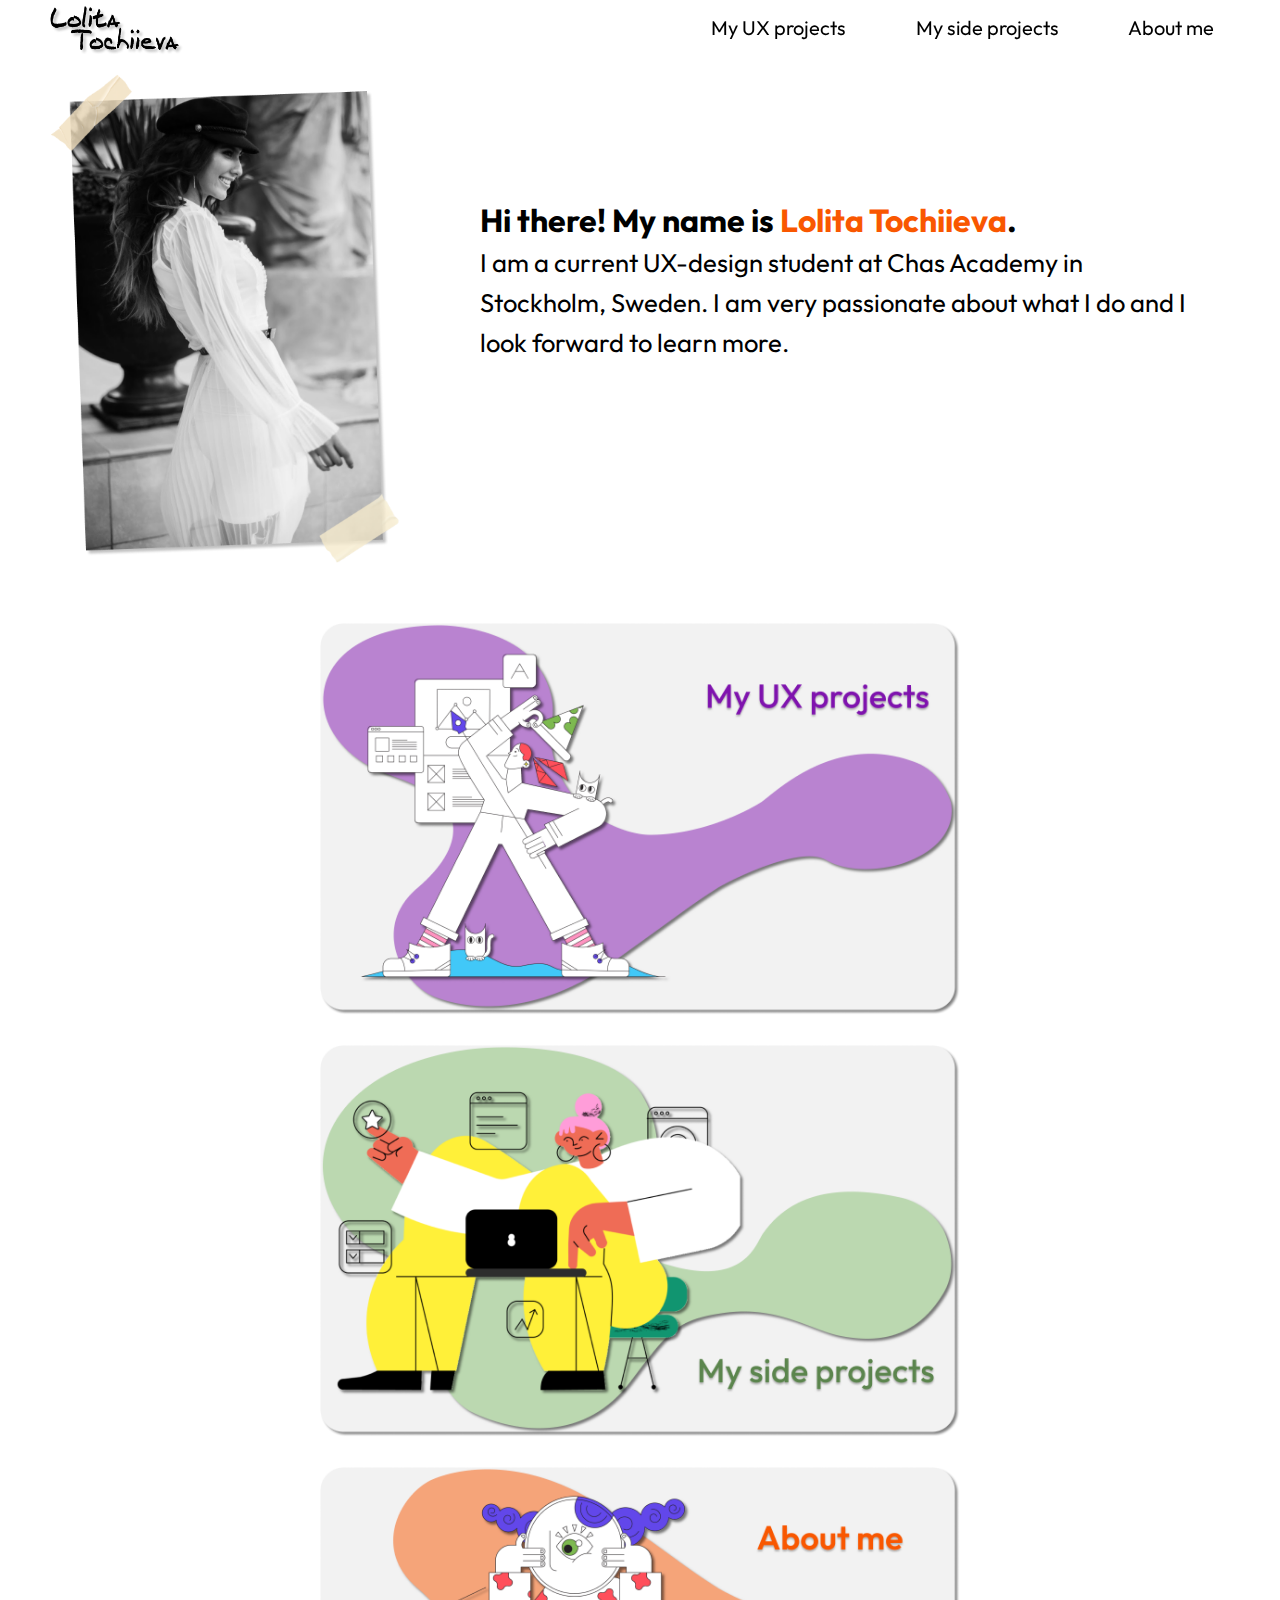
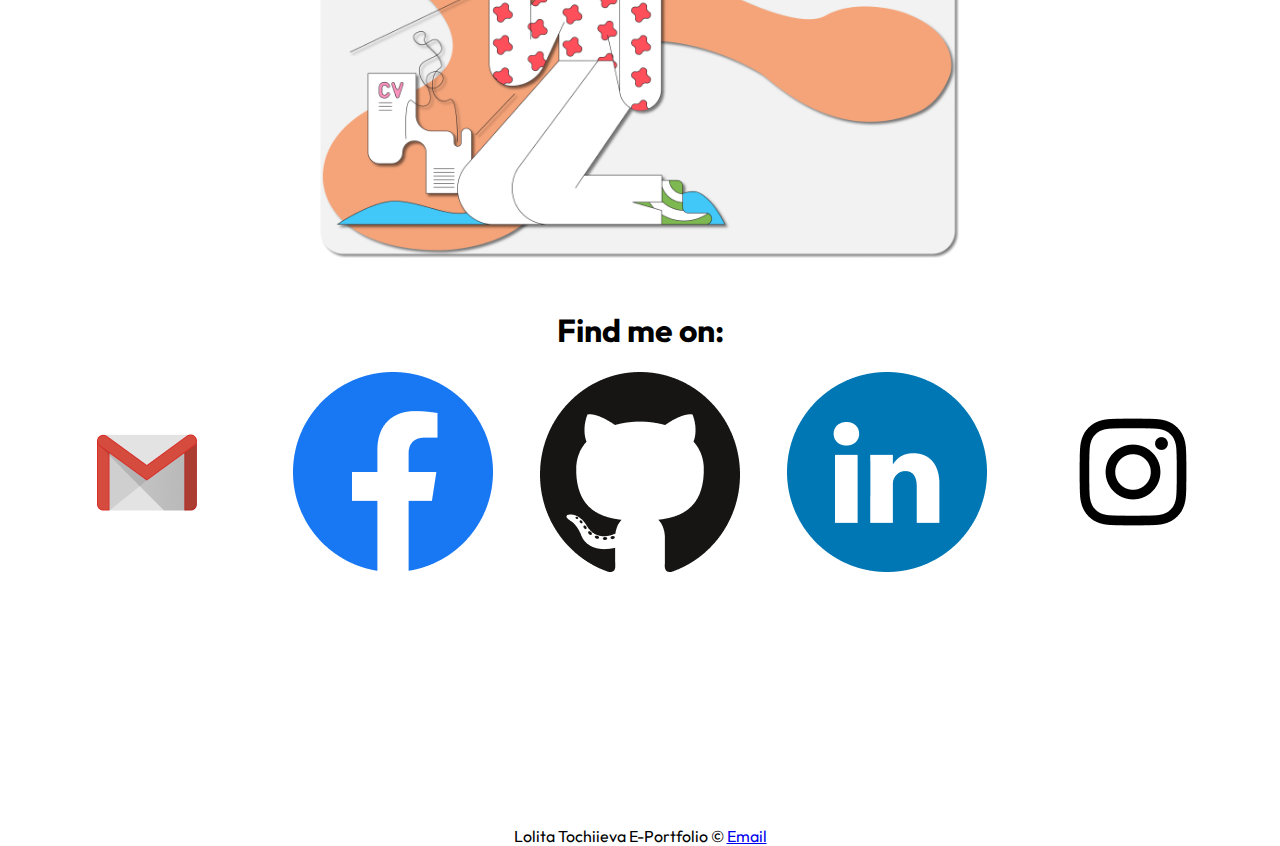
<file: index.html>
<!DOCTYPE html>
<html lang="en">
  <head>
    <meta charset="UTF-8" />
    <meta http-equiv="X-UA-Compatible" content="IE=edge" />
    <meta name="viewport" content="width=device-width, initial-scale=1.0" />

    <!-- Fontawesome icon CDN -->
    <link
      rel="stylesheet"
      href="https://cdnjs.cloudflare.com/ajax/libs/font-awesome/4.7.0/css/font-awesome.min.css"
    />
    <!-- Link to stylesheet-->
    <link rel="stylesheet" href="./style.css" />
    <title>Portfolio Lolka</title>
  </head>
  <body>
    <!-- Navigation bar with Logo and Links -->
    <nav class="desktopNav">
      <a href="index.html">
        <img
          id="Lolita_Tochiieva_Logo"
          src="img/Lolkas Logo.png"
          alt="MyLogo"
        />
      </a>

      <!-- Grouped right nav to easier style-->
      <div class="rightNav">
        <a id="my_ux_projects" href="UXprojects.html">My UX projects</a>
        <a id="my_side_projects" href="SideProjects.html">My side projects</a>
        <a id="about_me" href="AboutMe.html">About me</a>
      </div>
    </nav>

    <!-- Phone Navigation bar-->
    <nav class="phoneNav">
      <div class="logo_phone">
        <a href="index.html">
          <img
            id="Lolita_Tochiieva_Logo"
            src="img/Lolkas Logo.png"
            alt="MyLogo"
          />
        </a>
      </div>

      <!-- Mobile Links, toggleable through Javascript on phone browser -->
      <div class="mobile_links">
        <a href="UXprojects.html">My UX projects</a>
        <a href="SideProjects.html">My side projects</a>
        <a href="AboutMe.html">About me</a>
      </div>
      <!-- Fontawesome burger menu icon to not take so much space on phone navbar-->
      <a id="meny" href="javascript:void(0);" onclick="phoneMenu()">
        <i class="fa fa-bars"></i>
      </a>
    </nav>
    <!-- Header with image and a describing title and subtitle 
         Using Span to mark the subtitle -->
    <header>
      <img id="me" src="./img/LolkaTape.png" alt="My image" />
      <h1>
        Hi there! My name is <span class="orangeName"> Lolita Tochiieva</span>.
        <br />
        <span id="headerP"
          >I am a current UX-design student at Chas Academy in Stockholm,
          Sweden. I am very passionate about what I do and I look forward to
          learn more.</span
        >
      </h1>
    </header>

    <!-- Main Section-->
    <main>
      
      <div class="Choises">
        <div class="UXNav">
          <a href="UXprojects.html">
            <img id="LolkasUX" src="./img/Photo+vector.png" alt="My UX" />
          </a>
        </div>
        <div class="SideNav">
          <a href="SideProjects.html">
            <img
              id="LolkasSide"
              src="./img/MySideProjPhoto+vector.png"
              alt="Side projects"
            />
          </a>
        </div>
        <div class="AboutNav">
          <a href="AboutMe.html">
            <img
              id="AboutLolka"
              src="./img/AboutMePhoto+vector.png"
              alt="About me"
            />
          </a>
        </div>
      </div>

      <!-- Social media Icons, linking to generic website -->
      <article class="social_media">
        <h1>Find me on:</h1>
        <div class="icons">
          <div class="gmail">
            <a href="mailto:alol5569@gmail.com">
              <img src="img/gmail.png" alt="" />
            </a>
          </div>
          <div class="fb">
            <a href="https://www.facebook.com/lola.daryushina/">
              <img src="img/fb.png" alt="" />
            </a>
          </div>
          <div class="git">
            <a href="https://github.com/Lolka69">
              <img src="img/git.png" alt="" />
            </a>
          </div>
          <div class="linkedin">
            <a href="https://www.linkedin.com/in/lolita-tochiieva-649312226/">
              <img src="img/linked.png" alt="" />
            </a>
          </div>
          <div class="ig">
            <a href="https://www.instagram.com/lolaaaa_69/">
              <img src="img/ig.png" alt="" />
            </a>
          </div>
        </div>
      </article>
    </main>
    <footer>
      Lolita Tochiieva E-Portfolio &copy;
      <a href="mailto:alol5569@gmail.com">Email</a>
    </footer>
    <script src="js/index.js"></script>
  </body>
</html>
</file>
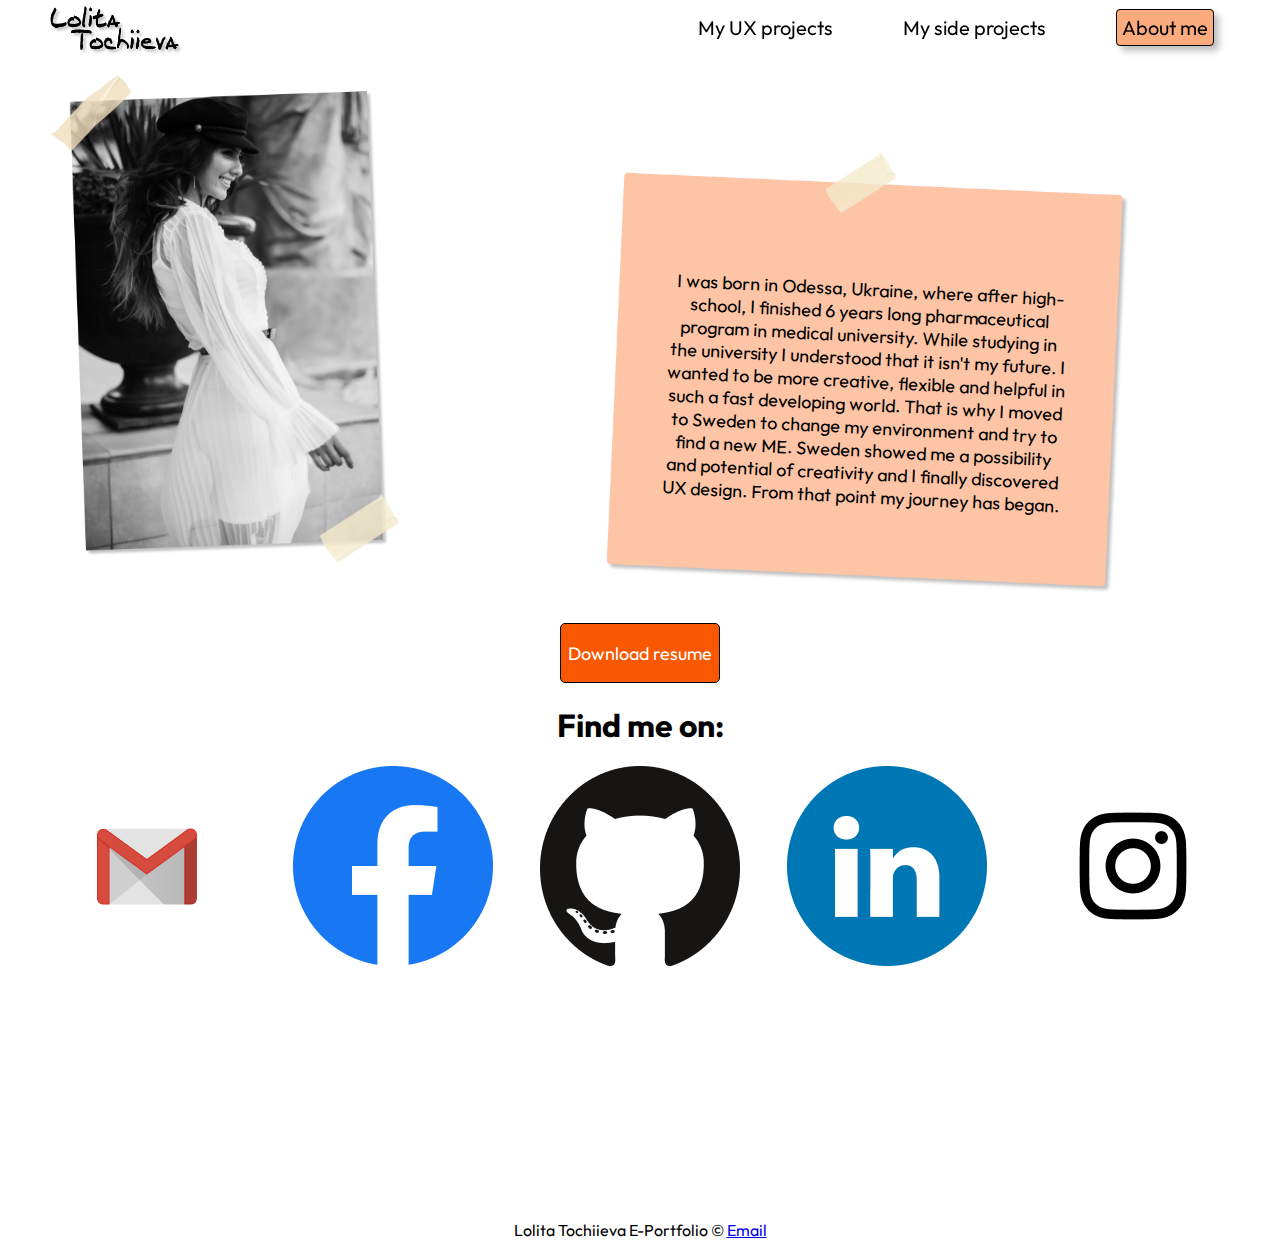
<file: AboutMe.html>
<!DOCTYPE html>
<html lang="en">
  <head>
    <meta charset="UTF-8" />
    <meta http-equiv="X-UA-Compatible" content="IE=edge" />
    <meta name="viewport" content="width=device-width, initial-scale=1.0" />
    <link rel="stylesheet" href="./style.css" />
    <!-- Fontawesome icon CDN -->
    <link rel="stylesheet" href="https://cdnjs.cloudflare.com/ajax/libs/font-awesome/4.7.0/css/font-awesome.min.css">
    <title>About Me</title>
  </head>
  <body>
    <!-- Desktop Navigation Bar -->
    <nav class="desktopNav">
      <a href="index.html">
        <img
          id="Lolita_Tochiieva_Logo"
          src="img/Lolkas Logo.png"
          alt="MyLogo"
        />
      </a>
      <!-- Grouped right nav to easier style-->
      <div class="rightNav">
        <a id="my_ux_projects" href="UXprojects.html">My UX projects</a>
        <a id="my_side_projects" href="SideProjects.html">My side projects</a>
        <a id="about_me_highlight" href="AboutMe.html">About me</a>
      </div>
    </nav>
    <!-- Phone Navigation bar-->
    <nav class="phoneNav">
      <div class="logo_phone">
        <a href="index.html">
          <img
            id="Lolita_Tochiieva_Logo"
            src="img/Lolkas Logo.png"
            alt="MyLogo"
          />
        </a>
      </div>
      <!-- Mobile Links, toggleable through Javascript on phone browser -->
      <div class="mobile_links">
        <a href="UXprojects.html">My UX projects</a>
        <a href="SideProjects.html">My side projects</a>
        <a href="AboutMe.html">About me</a>
      </div>
      <!-- Fontawesome burger menu icon to not take so much space on phone navbar-->
      <a id="meny" href="javascript:void(0);" onclick="phoneMenu()">
        <i class="fa fa-bars"></i>
      </a>
    </nav>

    <!-- Header -->
    <header>
      <img id="me" src="./img/LolkaTape.png" alt="My image" />

      <!-- Div classes to have text over image due to requirements of "webbriktlinier" 
        to have text seperately from image so screen reader can read the text -->
      <div class="infoContainer">
        <img id="infoPic" src="img/OrangePaper.png" alt="Orange note" />
        <p class="centerText">
          I was born in Odessa, Ukraine, where after high-school, I finished 6
          years long pharmaceutical program in medical university. While
          studying in the university I understood that it isn't my future. I
          wanted to be more creative, flexible and helpful in such a fast
          developing world. That is why I moved to Sweden to change my
          environment and try to find a new ME. Sweden showed me a possibility
          and potential of creativity and I finally discovered UX design. From
          that point my journey has began.
        </p>
      </div>
    </header>

    <!-- Main Section -->
    <main>
      <!-- Anchor tag with button to download resume -->
      <a id="pdfAnchor" href="./assets/Lolita_Tochiieva_CV.pdf" target="_blank">
        <button class="PDFFile" type="submit">Download resume</button>
      </a>

      <!-- Social media Icons, linking to generic website -->
      <article class="social_media">
        <h1>Find me on:</h1>
        <div class="icons">
          <div class="gmail">
            <a href="mailto:alol5569@gmail.com">
              <img src="img/gmail.png" alt="" />
            </a>
          </div>
          <div class="fb">
            <a href="https://www.facebook.com/lola.daryushina/">
              <img src="img/fb.png" alt="" />
            </a>
          </div>
          <div class="git">
            <a href="https://github.com/Lolka69">
              <img src="img/git.png" alt="" />
            </a>
          </div>
          <div class="linkedin">
            <a href="https://www.linkedin.com/in/lolita-tochiieva-649312226/">
              <img src="img/linked.png" alt="" />
            </a>
          </div>
          <div class="ig">
            <a href="https://www.instagram.com/lolaaaa_69/">
              <img src="img/ig.png" alt="" />
            </a>
          </div>
        </div>
      </article>
    </main>
    <footer>
      Lolita Tochiieva E-Portfolio &copy;
      <a href="mailto:alol5569@gmail.com">Email</a>
    </footer>
    <script src="js/index.js"></script>
  </body>
</html>
</file>
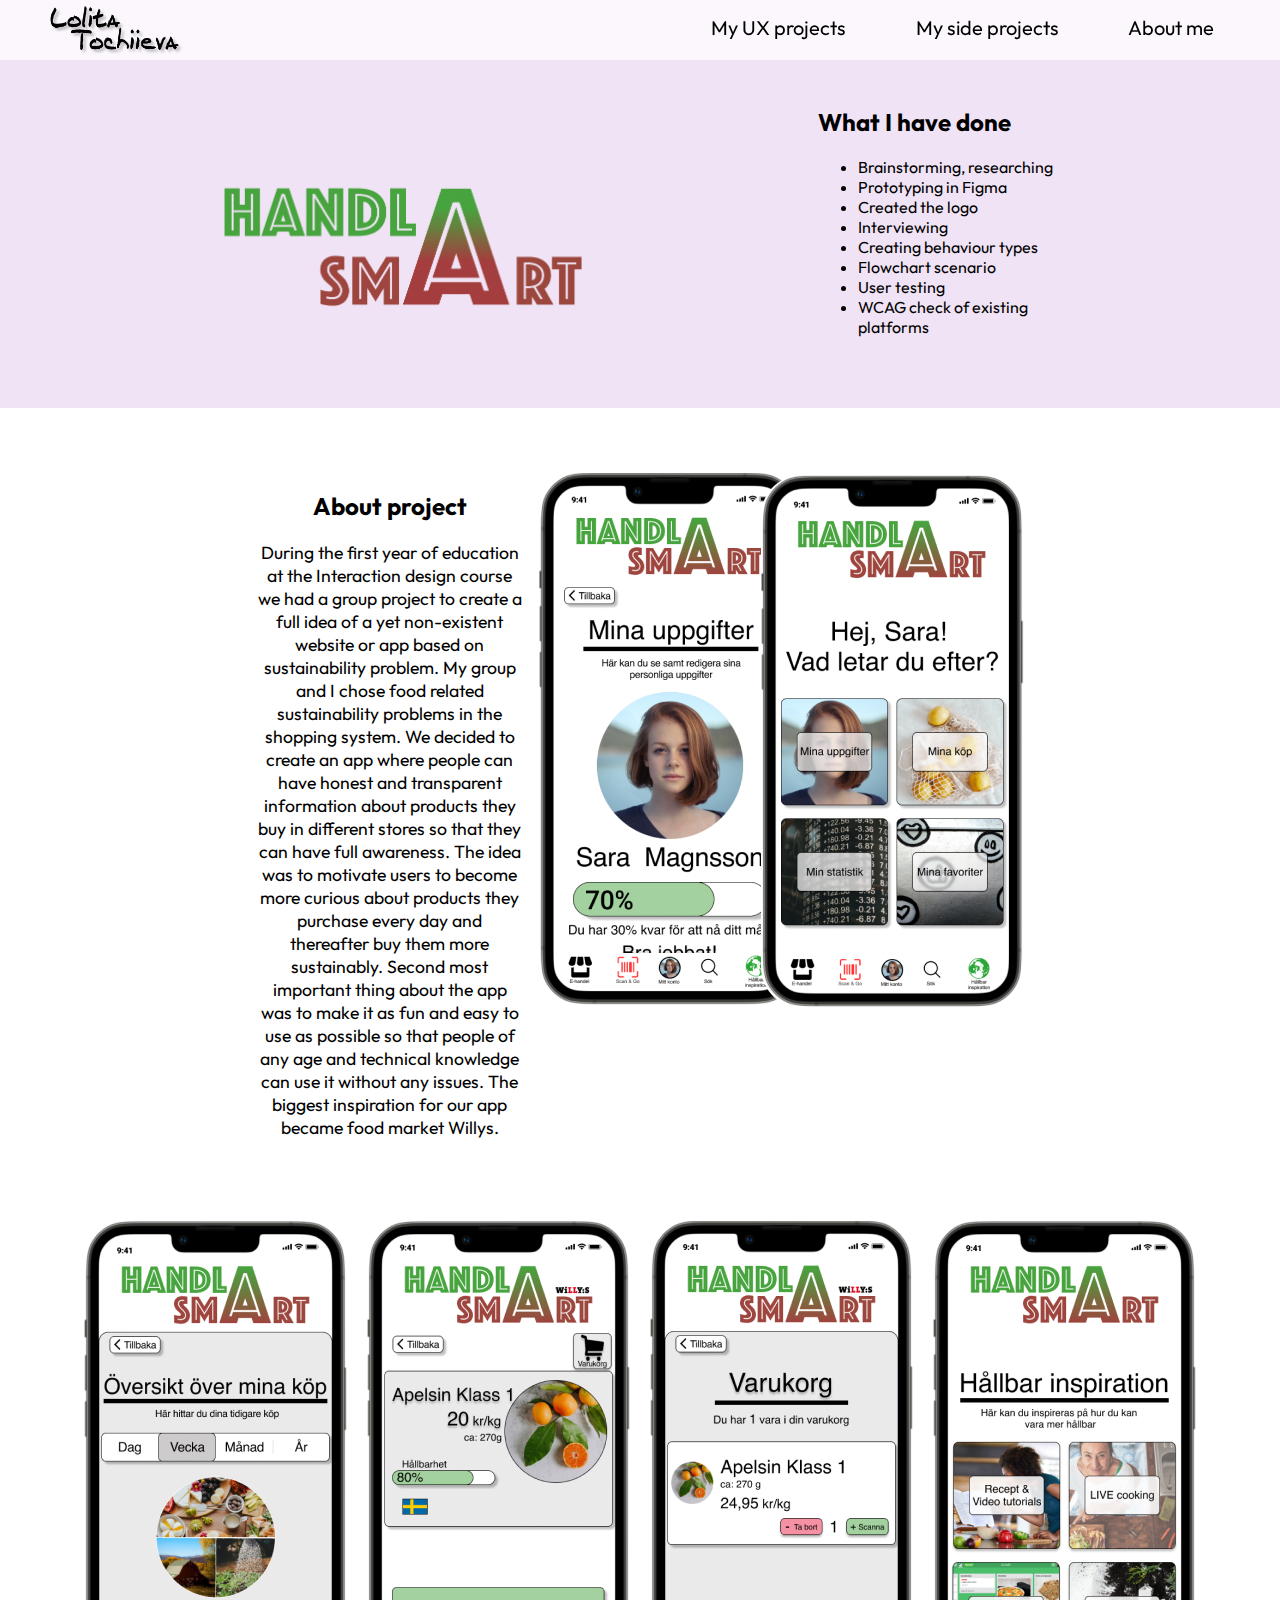
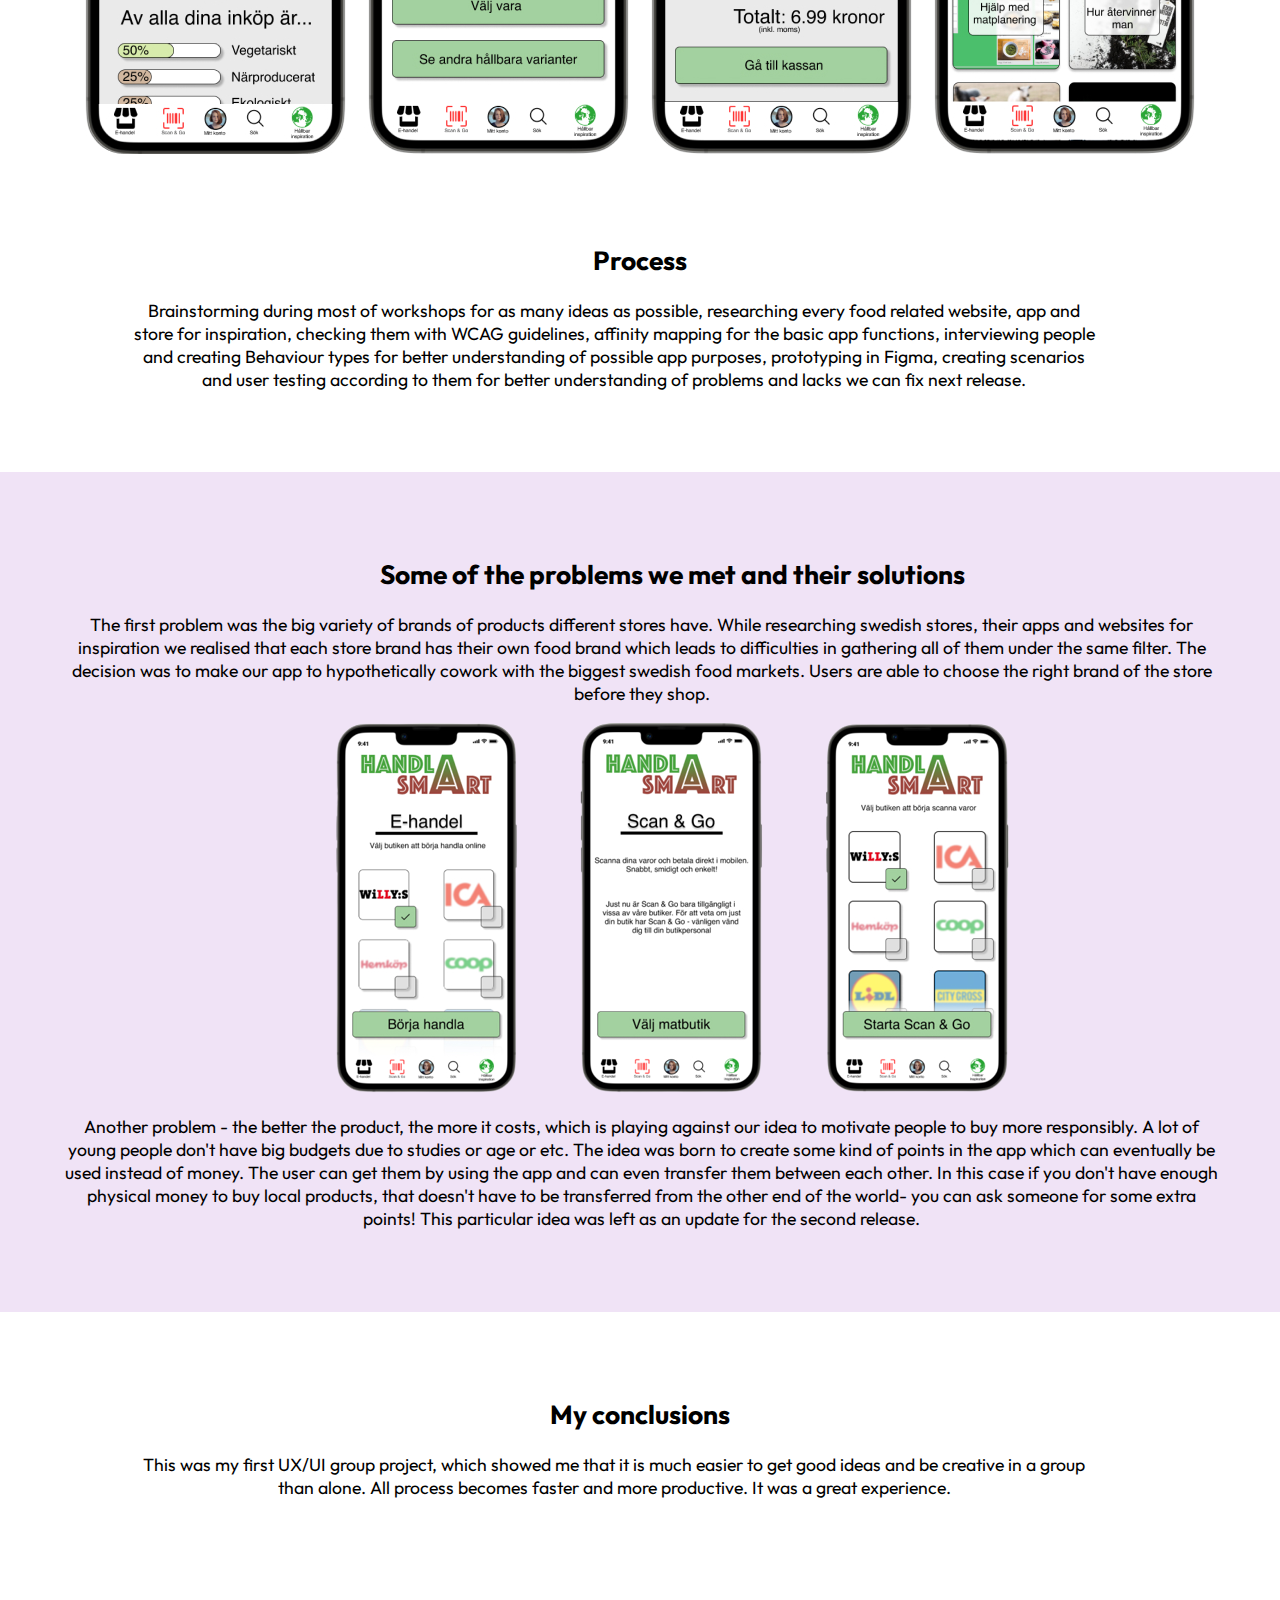
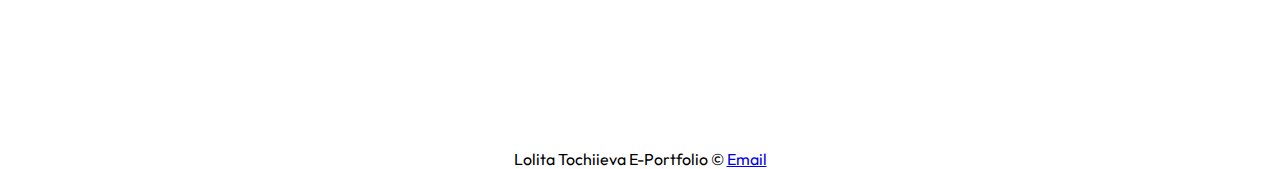
<file: HandlaSmart.html>
<!DOCTYPE html>
<html lang="en">
  <head>
    <meta charset="UTF-8" />
    <meta http-equiv="X-UA-Compatible" content="IE=edge" />
    <meta name="viewport" content="width=device-width, initial-scale=1.0" />
    <link rel="stylesheet" href="./style.css" />
    <title>Handla Smart</title>
  </head>
  <body>
    <!-- Navigation bar with Logo and Links -->
    <nav class="desktopNav">
      <a href="index.html">
        <img
          id="Lolita_Tochiieva_Logo"
          src="img/Lolkas Logo.png"
          alt="MyLogo"
        />
      </a>
      <div class="rightNav">
        <a id="my_ux_projects" href="UXprojects.html">My UX projects</a>
        <a id="my_side_projects" href="SideProjects.html">My side projects</a>
        <a id="about_me" href="AboutMe.html">About me</a>
      </div>
    </nav>

    <!-- Phone Navigation bar-->
    <nav class="phoneNav">
      <div class="logo_phone">
        <a href="index.html">
          <img
            id="Lolita_Tochiieva_Logo"
            src="img/Lolkas Logo.png"
            alt="MyLogo"
          />
        </a>
      </div>
      <div class="mobile_links">
        <a href="UXprojects.html">My UX projects</a>
        <a href="SideProjects.html">My side projects</a>
        <a href="AboutMe.html">About me</a>
      </div>
      <a id="meny" href="javascript:void(0);" onclick="phoneMenu()">Menu</a>
    </nav>
    <header id="handlasmartHeader">
      <img src="img/HANDLA_SMART-removebg-preview.png" alt="">
      <div>
          <h2>What I have done</h2>
          <ul>
            <li>Brainstorming, researching</li>
            <li>Prototyping in Figma</li>
            <li>Created the logo</li>
            <li>Interviewing</li>
            <li>Creating behaviour types</li>
            <li>Flowchart scenario</li>
            <li>User testing</li>
            <li>WCAG check of existing platforms</li>
          </ul>
      </div>
    </header>
    <main>
      <!--Första grupp DIV-->
      <div class="first_project_div">

      <!--About-->
      <div id="about_project">
        <h2>About project</h2>
        <p>

          During the first year of education at the Interaction design course we had a group project to create a full idea of a yet non-existent website or app based on sustainability problem.
          My group and I chose food related sustainability problems in the shopping system. 
          We decided to create an app where people can have honest and transparent information about products they buy in different stores so that they can have full awareness.
          The idea was to motivate users to become more curious about products they purchase every day and thereafter buy them more sustainably. Second most important thing about the app was to make it as fun and easy to use as possible so that people of any age and technical knowledge can use it without any issues. The biggest inspiration for our app became food market Willys.
          </p>
      </div>
      <!-- View -->
      <div>
        <img src="img/2preview.jpg" alt="">
      </div>
    </div>
      <!--4 View-->
      <div class="div4preview">
        <img src="img/4preview.jpg" alt="">
      </div>
      <!--Process-->
      <div class="process">
        <h2>Process</h2>
        <p>Brainstorming during most of workshops for as many ideas as possible, researching every food related website, app and store for inspiration, checking them with WCAG guidelines, affinity mapping for the basic app functions, interviewing people and creating Behaviour types for better understanding of possible app purposes, prototyping in Figma, creating scenarios and user testing according to them for better understanding of problems and lacks we can fix next release.</p>
      </div>
      <!--Last-->
      <div class="problems_solutions">
        <h2>Some of the problems we met and their solutions</h2>
        <p>The first problem was the big variety of brands of products different stores have.
          While researching swedish stores, their apps and websites for inspiration we realised that each store brand has their own food brand which leads to difficulties in gathering all of them under the same filter. The decision was to make our app to hypothetically cowork with the biggest swedish food markets. Users are able to choose the right brand of the store before they shop. </p>
          <img src="img/3preview.png" alt="">
          <p>Another problem - the better the product, the more it costs, which is playing against our idea to motivate people to buy more responsibly. A lot of young people don't have big budgets due to studies or age or etc. The idea was born to create some kind of points in the app which can eventually be used instead of money. The user can get them by using the app and can even transfer them between each other. In this case if you don't have enough physical money to buy local products, that doesn't have to be transferred from the other end of the world- you can ask someone for some extra points! This particular idea was left as an update for the second release.</p>
        </div>
        <!--Actually Last-->
        <div class="conclusions">
          <h2>My conclusions</h2>
          <p>This was my first UX/UI group project, which showed me that it is much easier to get good ideas and be creative in a group than alone. All process becomes faster and more productive. It was a great experience.</p>
        </div>
    </main>
    <footer>
      Lolita Tochiieva E-Portfolio &copy;
      <a href="mailto:alol5569@gmail.com">Email</a>
    </footer>
    <script src="js/index.js"></script>
  </body>
</html>
</file>
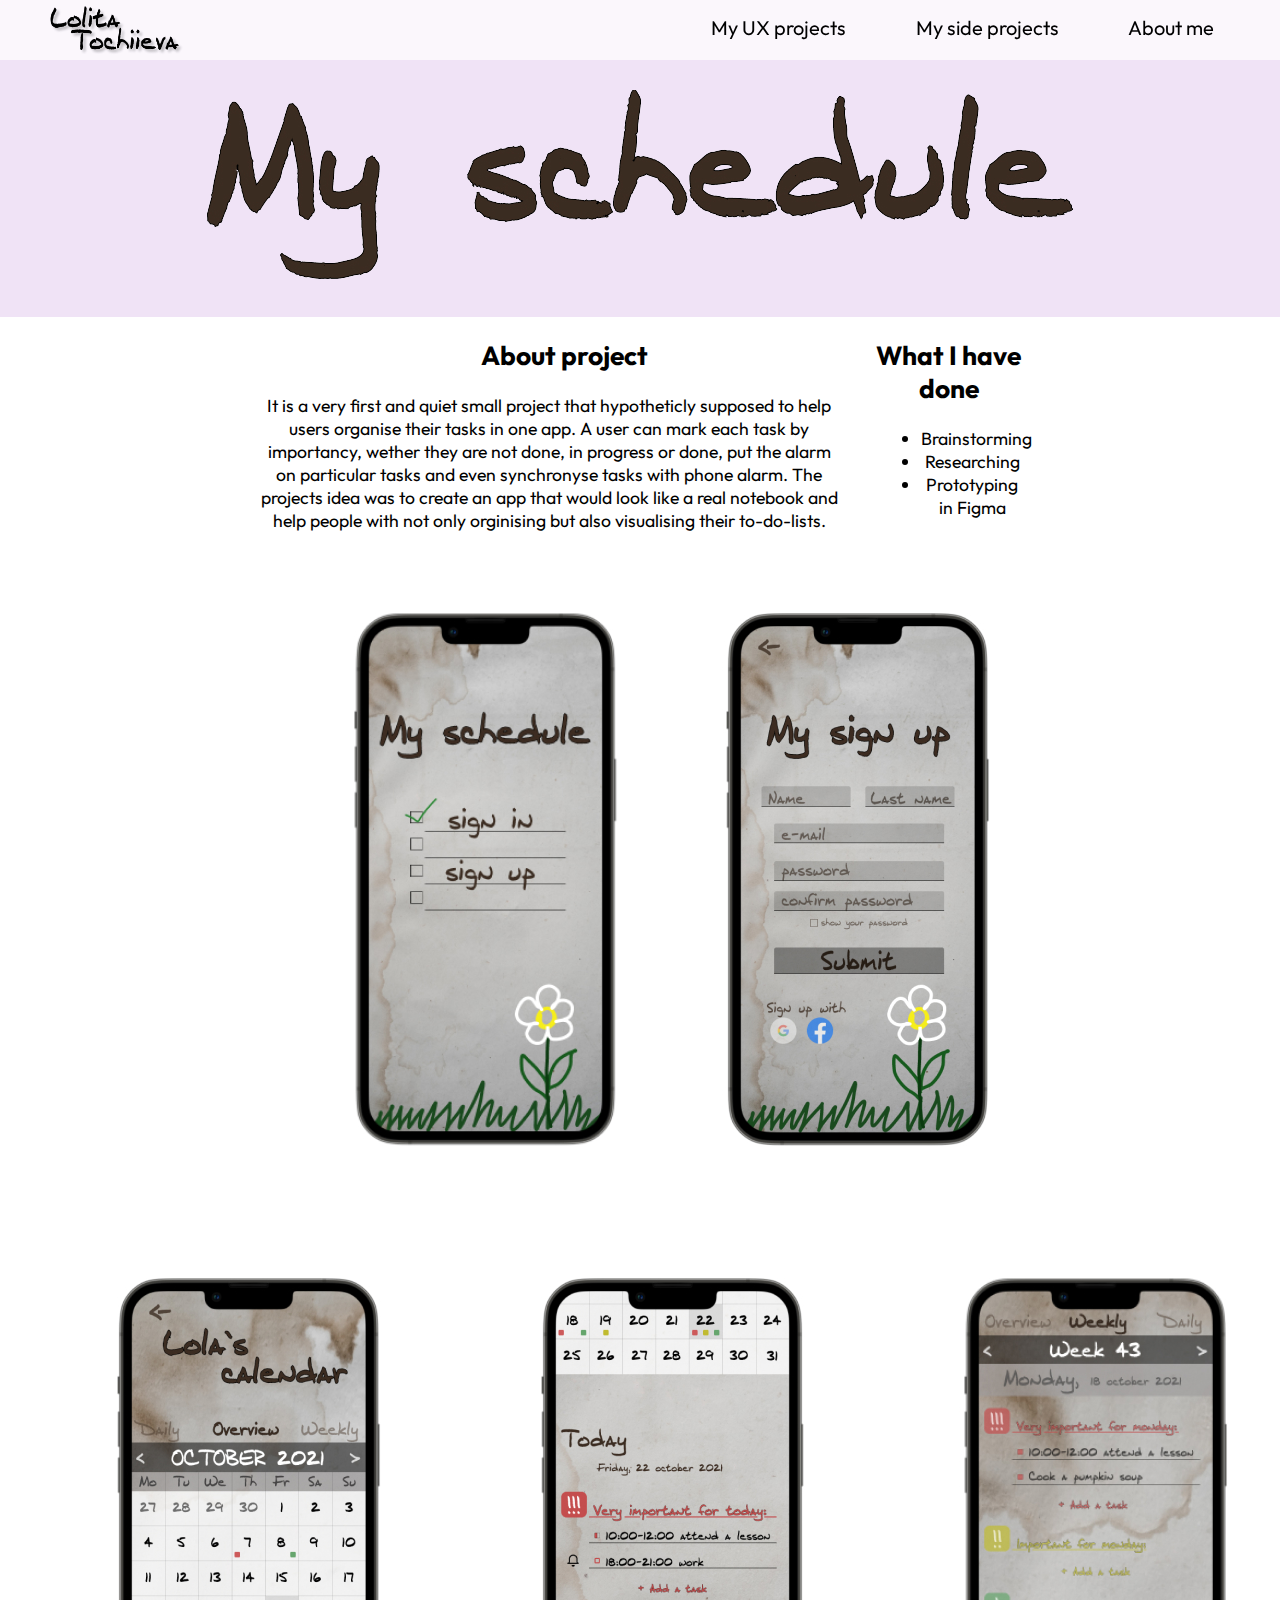
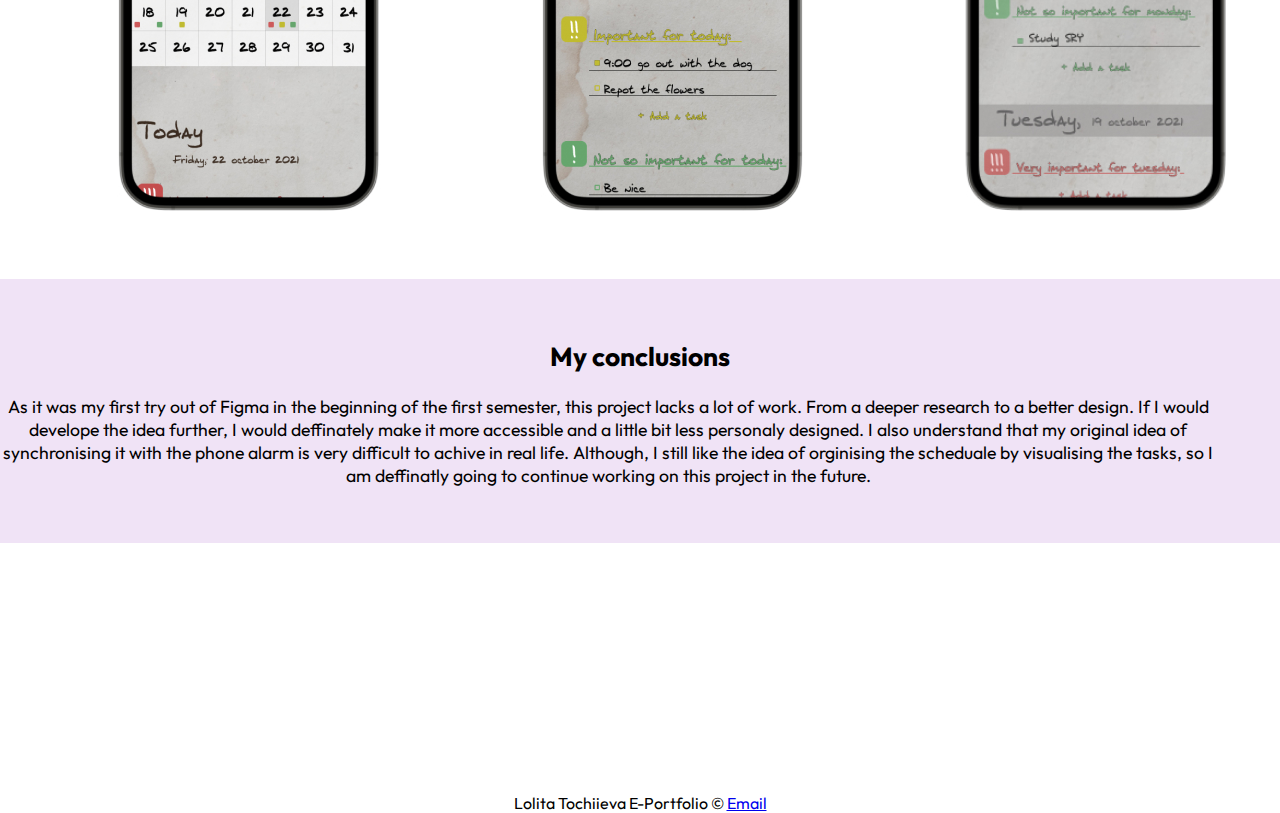
<file: MySchedule.html>
<!DOCTYPE html>
<html lang="en">
  <head>
    <meta charset="UTF-8" />
    <meta http-equiv="X-UA-Compatible" content="IE=edge" />
    <meta name="viewport" content="width=device-width, initial-scale=1.0" />
    <link rel="stylesheet" href="./style.css" />
    <title>My Schedule</title>
  </head>
  <body>
    <!-- Navigation bar with Logo and Links -->
    <nav class="desktopNav">
      <a href="index.html">
        <img
          id="Lolita_Tochiieva_Logo"
          src="img/Lolkas Logo.png"
          alt="MyLogo"
        />
      </a>
      <div class="rightNav">
        <a id="my_ux_projects" href="UXprojects.html">My UX projects</a>
        <a id="my_side_projects" href="SideProjects.html">My side projects</a>
        <a id="about_me" href="AboutMe.html">About me</a>
      </div>
    </nav>

    <!-- Phone Navigation bar-->
    <nav class="phoneNav">
      <div class="logo_phone">
        <a href="index.html">
          <img
            id="Lolita_Tochiieva_Logo"
            src="img/Lolkas Logo.png"
            alt="MyLogo"
          />
        </a>
      </div>
      <div class="mobile_links">
        <a href="UXprojects.html">My UX projects</a>
        <a href="SideProjects.html">My side projects</a>
        <a href="AboutMe.html">About me</a>
      </div>
      <a id="meny" href="javascript:void(0);" onclick="phoneMenu()">Menu</a>
    </nav>
    <header id="my_schedule_header">
      <img src="img/My_schedule.png" alt="">
    </header>
    <main>
      <div class ="schedule_wrapper">
        <div>
          <h2>About project</h2>
          <p>It is a very first and quiet small project that hypotheticly supposed to help users organise their tasks in one app. A user can mark each task by importancy, wether they are not done, in progress or done, put the alarm on particular tasks and even synchronyse tasks with phone alarm. The projects idea was to create an app that would look like a real notebook and help people with not only orginising but also visualising their to-do-lists. </p>
        </div>
        <div id="what_I_have_done">
          <h2>What I have done</h2>
          <ul>
            <li>Brainstorming</li>
            <li>Researching</li>
            <li>Prototyping in Figma</li>
          </ul>
        </div>
      </div>
      <div class="twoimage">
        <img src="img/2_preview.jpg" alt="">
      </div>
      <div class="threeimage">
        <img src="img/3_preview.jpg" alt="">
      </div>
      <div class="conclusions2">
        <h2 >My conclusions</h2>
        <p>As it was my first try out of Figma in the beginning of the first semester, this project lacks a lot of work. From a deeper research to a better design. If I would develope the idea further, I would deffinately make it more accessible and a little bit less personaly designed. I also understand that my original idea of synchronising it with the phone alarm is very difficult to achive in real life. Although, I still like the idea of orginising the scheduale by visualising the tasks, so I am deffinatly going to continue working on this project in the future.  </p>
      </div>
    </main>
    <footer>
      Lolita Tochiieva E-Portfolio &copy;
      <a href="mailto:alol5569@gmail.com">Email</a>
    </footer>
    <script src="js/index.js"></script>
  </body>
</html>
</file>
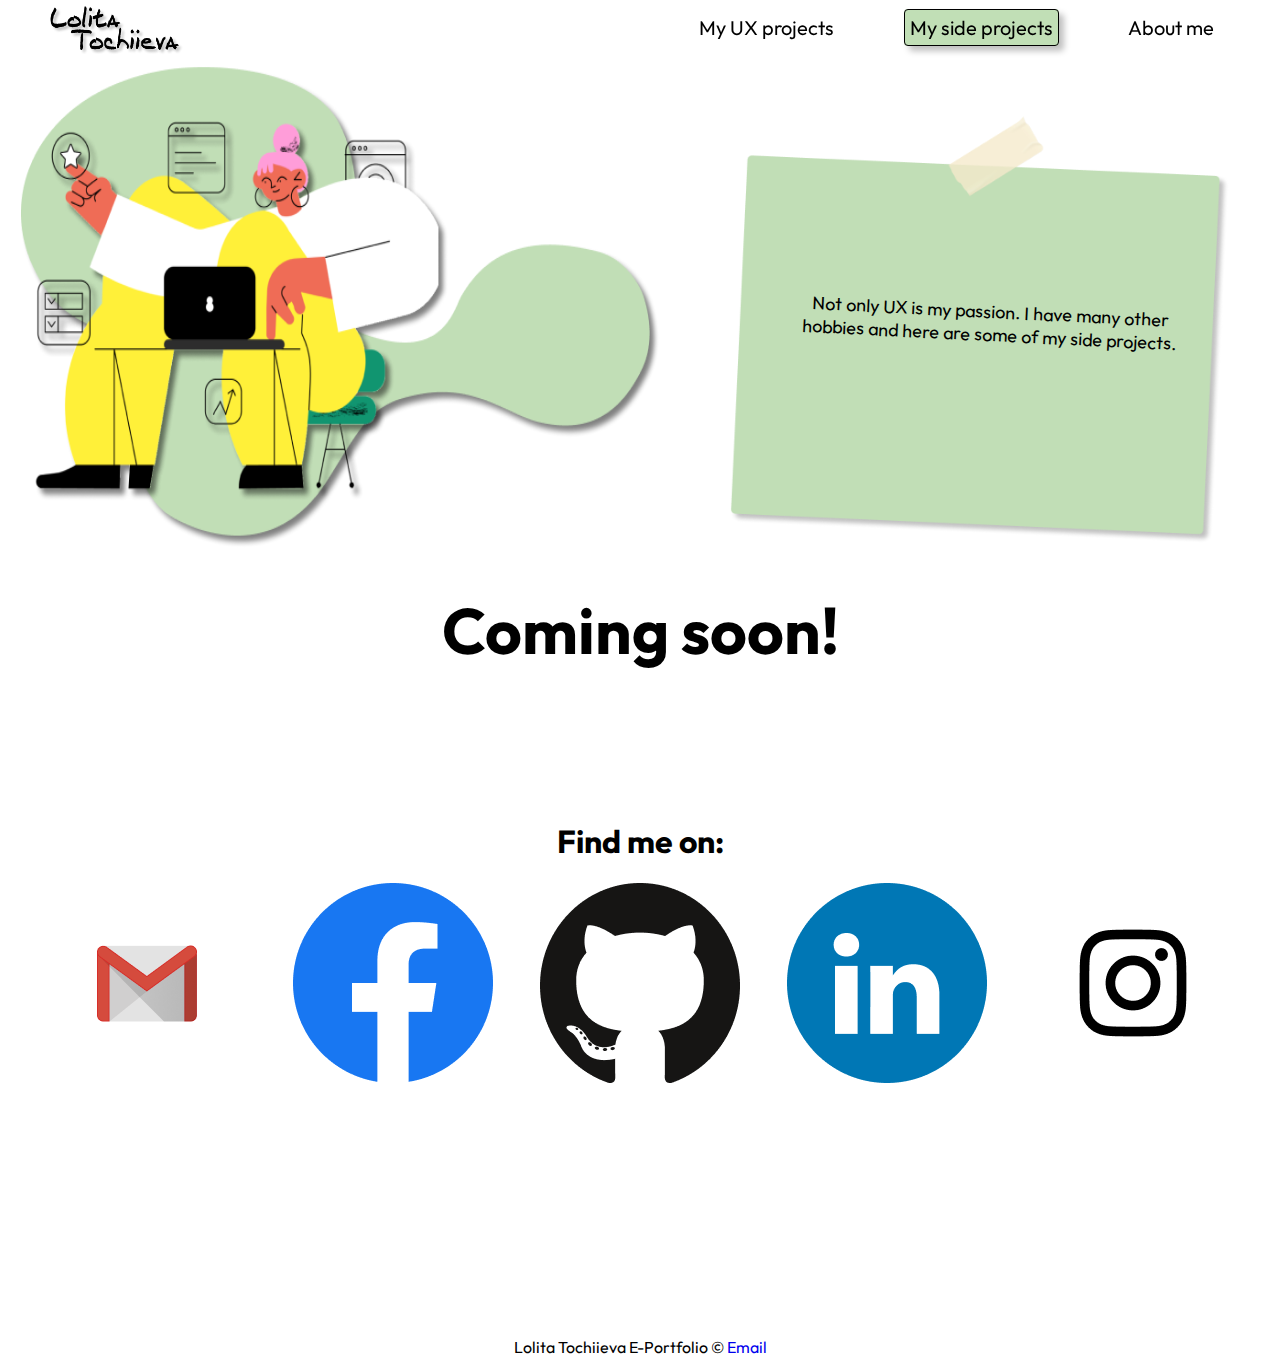
<file: SideProjects.html>
<!DOCTYPE html>
<html lang="en">
  <head>
    <meta charset="UTF-8" />
    <meta http-equiv="X-UA-Compatible" content="IE=edge" />
    <meta name="viewport" content="width=device-width, initial-scale=1.0" />
    <link rel="stylesheet" href="./style.css" />
    <!-- Fontawesome icon CDN -->
    <link rel="stylesheet" href="https://cdnjs.cloudflare.com/ajax/libs/font-awesome/4.7.0/css/font-awesome.min.css">
    <title>Lolkas side projects</title>
  </head>
  <body>
    <!-- Desktop Navigation Bar -->
    <nav class="desktopNav">
      <a href="index.html">
        <img
          id="Lolita_Tochiieva_Logo"
          src="img/Lolkas Logo.png"
          alt="MyLogo"
        />
      </a>
      <!-- Grouped right nav to easier style-->
      <div class="rightNav">
        <a id="my_ux_projects" href="UXprojects.html">My UX projects</a>
        <a id="my_side_projects_highlight" href="SideProjects.html"
          >My side projects</a
        >
        <a id="about_me" href="AboutMe.html">About me</a>
      </div>
    </nav>

    <!-- Phone Navigation bar-->
    <nav class="phoneNav">
      <div class="logo_phone">
        <a href="index.html">
          <img
            id="Lolita_Tochiieva_Logo"
            src="img/Lolkas Logo.png"
            alt="MyLogo"
          />
        </a>
      </div>
      <!-- Mobile Links, toggleable through Javascript on phone browser -->
      <div class="mobile_links">
        <a href="UXprojects.html">My UX projects</a>
        <a href="SideProjects.html">My side projects</a>
        <a href="AboutMe.html">About me</a>
      </div>
      <!-- Fontawesome burger menu icon to not take so much space on phone navbar-->
      <a id="meny" href="javascript:void(0);" onclick="phoneMenu()">
        <i class="fa fa-bars"></i>
      </a>
    </nav>

    <header>
      <img
        id="Side_Vector"
        src="img/MySideProjPhoto+vectorPage.png"
        alt="SideProjectIllustration"
      />

      <!-- Div classes to have text over image due to requirements of "webbriktlinier" 
        to have text seperately from image so screen reader can read the text -->
      <div class="InfoContainerSide">
        <img id="Side_Note" src="img/NoteSideproj.png" alt="SideProjectNote" />
        <div class="SideText">
          Not only UX is my passion. I have many other hobbies and here are some
          of my side projects.
        </div>
      </div>
    </header>

    <!-- Main Section -->

    <main>
      <!-- To be fixed -->
      <article id="sideProjects_coming">
        <h1>Coming soon!</h1>
      </article>

      <!-- Social media Icons, linking to generic website -->
      <article class="social_media">
        <h1>Find me on:</h1>
        <div class="icons">
          <div class="gmail">
            <a href="mailto:alol5569@gmail.com">
              <img src="img/gmail.png" alt="" />
            </a>
          </div>
          <div class="fb">
            <a href="https://www.facebook.com/lola.daryushina/">
              <img src="img/fb.png" alt="" />
            </a>
          </div>
          <div class="git">
            <a href="https://github.com/Lolka69">
              <img src="img/git.png" alt="" />
            </a>
          </div>
          <div class="linkedin">
            <a href="https://www.linkedin.com/in/lolita-tochiieva-649312226/">
              <img src="img/linked.png" alt="" />
            </a>
          </div>
          <div class="ig">
            <a href="https://www.instagram.com/lolaaaa_69/">
              <img src="img/ig.png" alt="" />
            </a>
          </div>
        </div>
      </article>
      <footer>
        Lolita Tochiieva E-Portfolio &copy;
        <a href="mailto:alol5569@gmail.com">Email</a>
      </footer>
    </main>
    <script src="js/index.js"></script>
  </body>
</html>
</file>
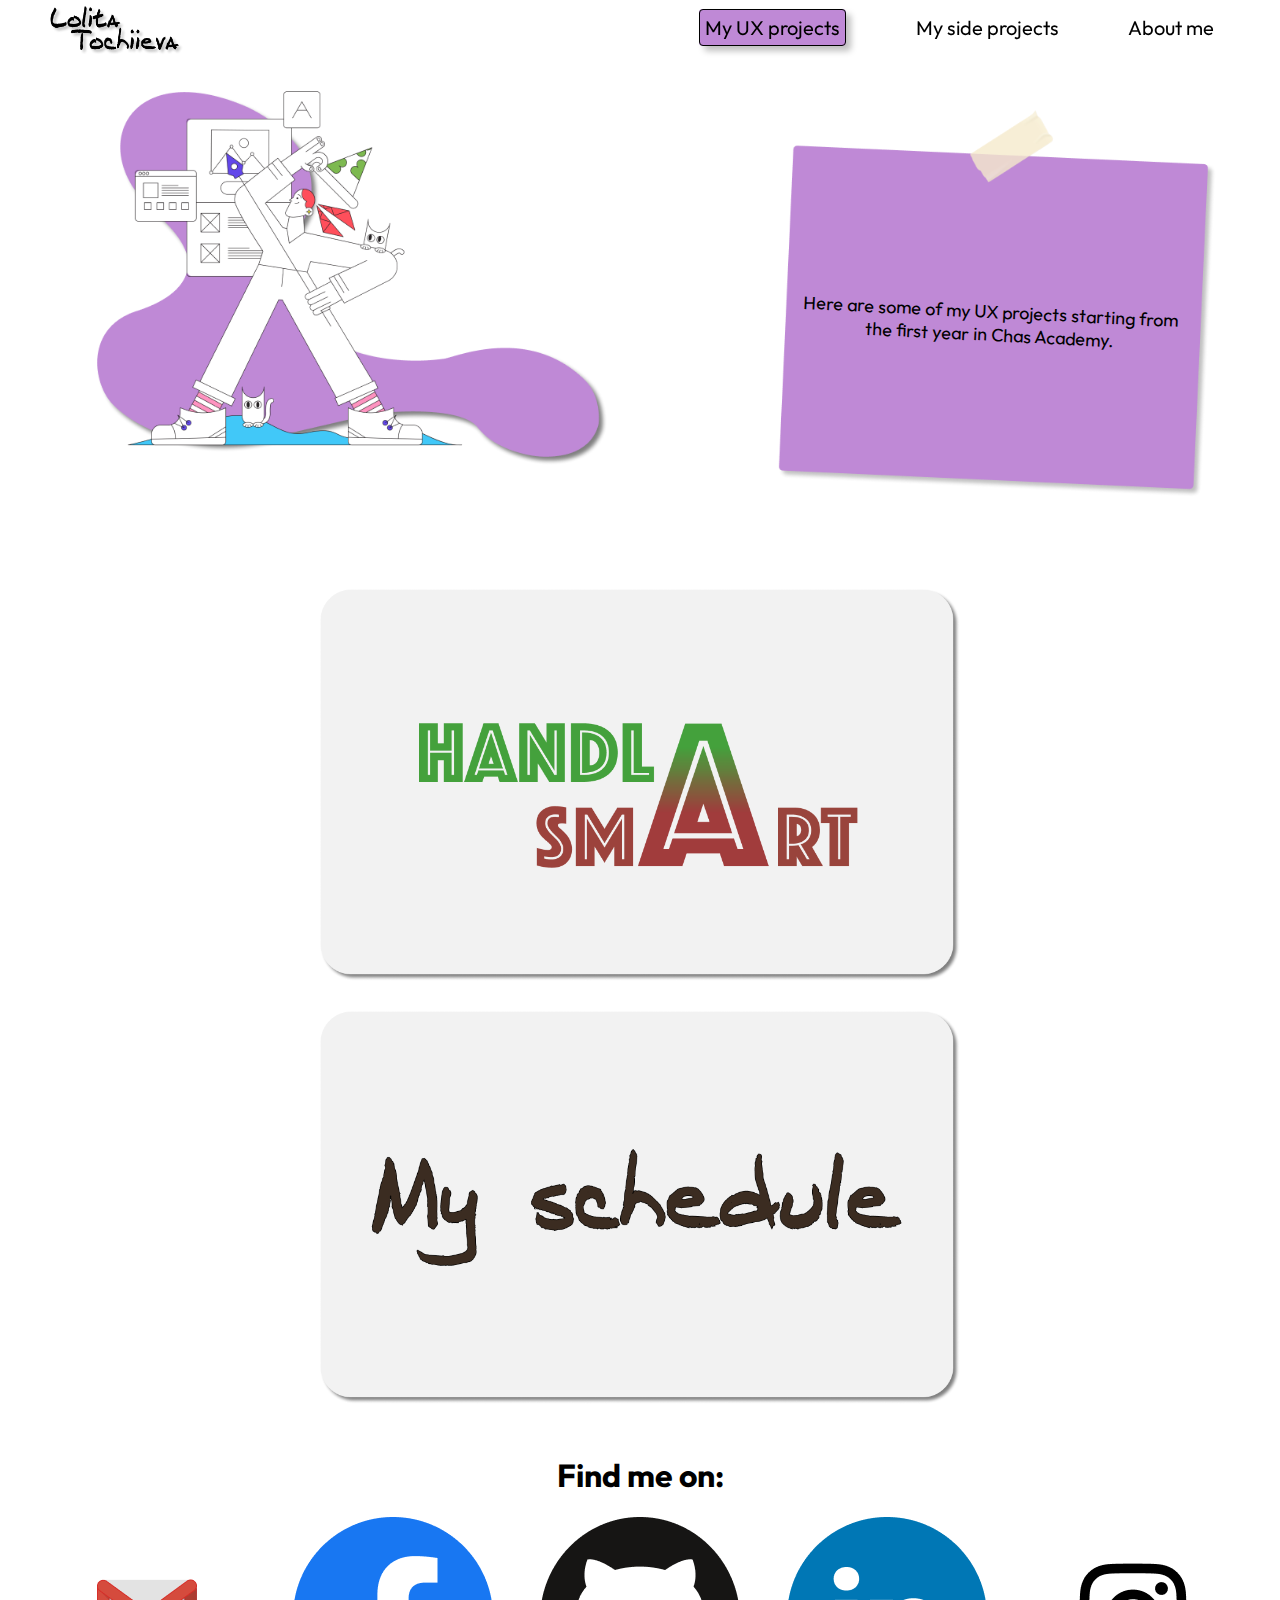
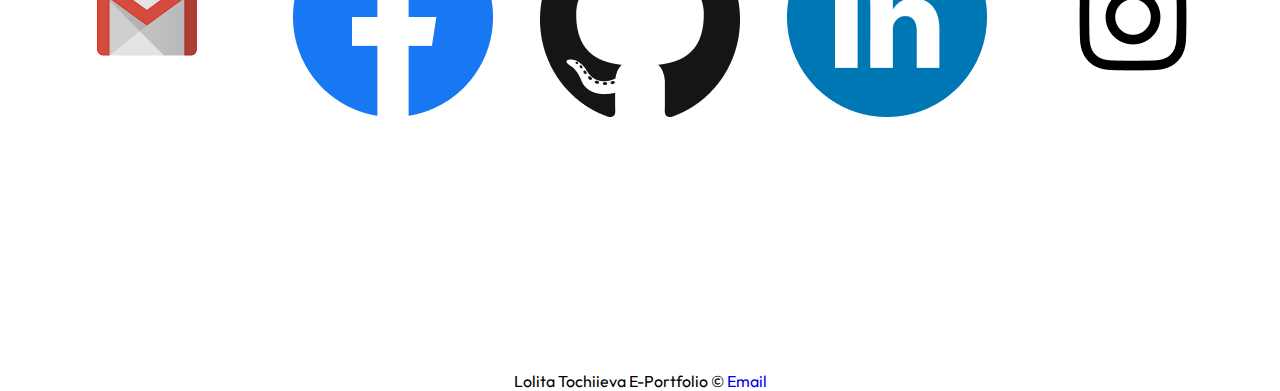
<file: UXprojects.html>
<!DOCTYPE html>
<html lang="en">
<head>
    <meta charset="UTF-8">
    <meta http-equiv="X-UA-Compatible" content="IE=edge">
    <meta name="viewport" content="width=device-width, initial-scale=1.0">
    <link rel="stylesheet" href="./style.css" />
    <!-- Fontawesome icon CDN -->
    <link rel="stylesheet" href="https://cdnjs.cloudflare.com/ajax/libs/font-awesome/4.7.0/css/font-awesome.min.css">
    <title>Lolkas UX projects</title>
</head>
<body>

  <!-- Desktop Navigation Bar -->
    <nav class="desktopNav">
      <a href="index.html">
        <img id="Lolita_Tochiieva_Logo" src="img/Lolkas Logo.png" alt="MyLogo">
      </a>
      <!-- Grouped right nav to easier style-->
        <div class="rightNav">
          <a id="my_ux_projects_highlight" href="UXprojects.html">My UX projects</a>
          <a id="my_side_projects" href="SideProjects.html">My side projects</a>
          <a id="about_me"href="AboutMe.html">About me</a>
        </div>
      </nav>

    <!-- Phone Navigation bar-->
    <nav class="phoneNav">
      <div class="logo_phone">
        <a href="index.html">
          <img
            id="Lolita_Tochiieva_Logo"
            src="img/Lolkas Logo.png"
            alt="MyLogo"
          />
        </a>
      </div>
      <!-- Mobile Links, toggleable through Javascript on phone browser -->
      <div class="mobile_links">
        <a href="UXprojects.html">My UX projects</a>
        <a href="SideProjects.html">My side projects</a>
        <a href="AboutMe.html">About me</a>
      </div>
      <!-- Fontawesome burger menu icon to not take so much space on phone navbar-->
      <a id="meny" href="javascript:void(0);" onclick="phoneMenu()">
        <i class="fa fa-bars"></i>
      </a>
    </nav>

    <!-- Header -->

  <header class="ux_projects_page_header">
    <img id="Designer_And_Vector" src="./img/Designer+vectorOnPage.png" alt="DesignerIllustration">

    <!-- Div classes to have text over image due to requirements of "webbriktlinier" 
        to have text seperately from image so screen reader can read the text -->
      <div class="InfoContainerUX">
        <img id="UX_Note" src="./img/NoteUXproj.png" alt="AboutUXprojectsPage">
          <div class="UXText">
            Here are some of my UX projects starting from the first year in Chas Academy.
          </div>
      </div>
  </header>

  <!-- Main Section -->
  <main>
    <article>
      <!-- Div classes to have text over image -->
      <div class="HandlaSmartChoise">
        <a href="HandlaSmart.html">
          <img id="HandlaSmartLogo" src="img/HANDLA SMART.png" alt="Handla Smart">
        </a>
      </div>
      <div class="MyScheduleChoise">
        <a href="MySchedule.html">
        <img id="MyScheduleLogo" src="img/My schedule.png" alt="My schedule">
      </a>
      </div>
    </article>

    <!-- Social media Icons, linking to generic website -->
    <article class="social_media">
      <h1>Find me on:</h1>
      <div class="icons">
        <div class="gmail">
          <a href="mailto:alol5569@gmail.com">
            <img src="img/gmail.png" alt="" />
          </a>
        </div>
        <div class="fb">
          <a href="https://www.facebook.com/lola.daryushina/">
            <img src="img/fb.png" alt="" />
          </a>
        </div>
        <div class="git">
          <a href="https://github.com/Lolka69">
            <img src="img/git.png" alt="" />
          </a>
        </div>
        <div class="linkedin">
          <a href="https://www.linkedin.com/in/lolita-tochiieva-649312226/">
            <img src="img/linked.png" alt="" />
          </a>
        </div>
        <div class="ig">
          <a href="https://www.instagram.com/lolaaaa_69/">
            <img src="img/ig.png" alt="" />
          </a>
        </div>
      </div>
    </article>
    <footer>
      Lolita Tochiieva E-Portfolio &copy;
      <a href="mailto:alol5569@gmail.com">Email</a>
    </footer>
  </main>
    <script src="js/index.js"></script>
</body>
</html>
</file>
<file: style.css>
@import url('https://fonts.googleapis.com/css2?family=Outfit:wght@400;700&display=swap');

* {
    font-family: 'Outfit', sans-serif;
    box-sizing: border-box;
}

html, body {
    margin:0;
    padding:0;
 }

body {
    background-color: rgba(255, 255, 255, 1);
}

/* Navigation bar styling */
nav {
    z-index: 9999;
    background:rgba(255, 255, 255, 0.7) ;
    display: flex;
    justify-content: space-between;
    position:fixed;
    height: 60px;
    width: 100%;
  }
#Lolita_Tochiieva_Logo{
    height: 58px;
    padding-top: 5px;
    padding-left: 50px;
  }
nav a {
    color: black;
    text-decoration: none;

}

nav a:active {
    color: black;
}

#my_ux_projects{
    transition: all 200ms ease;
}
#my_ux_projects:hover{
    background: rgba(127, 19, 174, 0.5);
    border-radius: 4px;
    border: 1px solid black;
    padding: 5px;
    box-shadow: 5px 5px 6px 0px rgba(0, 0, 0, 0.25);

}


#my_ux_projects_highlight{
    background: rgba(127, 19, 174, 0.5);
    border-radius: 4px;
    border: 1px solid black;
    padding: 5px;
    box-shadow: 5px 5px 6px 0px rgba(0, 0, 0, 0.25);
}

#my_side_projects{
    transition: all 200ms ease;
}

#my_side_projects:hover{
    background: rgba(132, 191, 110, 0.5);
    border-radius: 4px;
    border: 1px solid black;
    padding: 5px;
    box-shadow: 5px 5px 6px 0px rgba(0, 0, 0, 0.25);
}

#my_side_projects_highlight{
    background: rgba(132, 191, 110, 0.5);
    border-radius: 4px;
    border: 1px solid black;
    padding: 5px;
    box-shadow: 5px 5px 6px 0px rgba(0, 0, 0, 0.25);
}

#about_me{
    transition: all 200ms ease;
}

#about_me:hover{
    background: rgba(249, 87, 0, 0.5);
    border-radius: 4px;
    border: 1px solid black;
    padding: 5px;
    box-shadow: 5px 5px 6px 0px rgba(0, 0, 0, 0.25);
}

#about_me_highlight{
    background: rgba(249, 87, 0, 0.5);
    border-radius: 4px;
    border: 1px solid black;
    padding: 5px;
    box-shadow: 5px 5px 6px 0px rgba(0, 0, 0, 0.25);
}

.rightNav {
    font-size: 125%;
    padding-top: 15px;
}

.rightNav a {
    margin-bottom: 36px;
    margin-right: 66px;
}


/* Header Styling*/
#me {
    width: 34%;
    margin-top: 40px;
}

header {
    display: flex;
    justify-content: space-between;
}

header h1 {
    margin-left: 25px;
    margin-top: 200px;
    margin-right: 80px;
}
.orangeName {
    color: rgba(249, 87, 0, 1);
}

.infoContainer {
    position: relative;
    text-align: center;
    color: black;
  }

.centerText {
    position: absolute;
    top: 260px;
    left: 80px;
    max-width: 400px;
    font-size: 18px;
    transform: rotate(2.8deg);
  }

#infoPic {
    width: 524px;
    height: 493.52px;
    margin-right: 150px;
    margin-top: 100px;
  
}

#UX_Note {
    width: 75%;
    margin-top: 50px;
}

header img {
    margin-left: 20px;
}

#headerP {
    font-weight: 400;
    font-size: 80%;
}
.InfoContainerUX {
    position: relative;
    text-align: center;
    color: black;
  }

.UXText {
    position: absolute;
    top: 300px;
    left: 95px;
    max-width: 400px;
    font-size: 18px;
    transform: rotate(2.8deg);
  }
  #Side_Vector {
    margin-top: 66px;
    width: 50%;
}
#Side_Note {
    width: 500px;
    height: 493.52px;
    margin-right: 50px;
    margin-top: 50px;
}

.InfoContainerSide {
    position: relative;
    text-align: center;
    color: black;
  }

.SideText {
    position: absolute;
    top: 300px;
    left: 80px;
    max-width: 400px;
    font-size: 18px;
    transform: rotate(2.8deg);
  }

/* Main Section Styling */
main a {
    text-decoration: none;
}

main, header {
    margin: auto;
}


.social_media h1{
    text-align: center;
}

.icons {
    display: flex;
    justify-content: space-evenly;
}

#sideProjects_coming {
    text-align: center;
    font-weight: bold;
    font-size: 32px;
    margin-bottom: 150px;
}

.Choises{
    width: 50%;
    margin: 0 auto;
}
.Choises img{
    margin: 0 auto;
    margin-bottom: 26px;
    width: 100%;
}

#Designer_And_Vector {
    margin-top: 66px;
    width: 50%;
}

.HandlaSmartChoise, .MyScheduleChoise{
    margin: 0 auto;
    width: 50%;
}

#MyScheduleLogo, #HandlaSmartLogo {
    margin: 0 auto;
    width: 100%;
    margin-bottom: 26px;
}

#my_schedule_header {
    margin: 0 auto;
    padding-top: 7%;
    background-color: #F0E3F6;
    padding-bottom: 3%;
}

#my_schedule_header img {
    margin: 0 auto;
}


#handlasmartHeader {
    padding-top: 5%;
    background-color: #F0E3F6;
    display: flex;
    justify-content: space-between;
    padding-right: 15%;
}

#handlasmartHeader img {
    width: 33%;
    margin: auto;
}

#handlasmartHeader h2 {
    margin-top: 15%;
}
#handlasmartHeader h2, ul {
    margin-left: 5%;
}

#handlasmartHeader ul {
    margin-bottom: 25%;
}

.first_project_div {
    padding-top: 5%;
    padding-bottom: 5%;
    margin: 0 auto;
    width: 60%;
    display: flex;
}

.first_project_div h2, p {
    text-align: center;
    margin-right: 5%;
}

.first_project_div p {
    font-size: 110%;
}

.div4preview {
    text-align: center;
}

.process {
    padding-top: 5%;
    margin: 0 auto;
    text-align: center;
    width: 80%;
    padding-bottom: 5%;
    font-size: 110%;
}

.problems_solutions {
    padding-left: 5%;
    background-color: #F0E3F6;
    padding-top: 5%;
    margin: 0 auto;
    text-align: center;
    font-size: 110%;
    padding-bottom: 5%;
}

.schedule_wrapper {
    margin: 0 auto;
    display: flex;
    text-align: center;
    width: 60%;
    font-size: 110%;
}

#what_I_have_done {
    width: 100%;
}

.twoimage {
    padding-left: 5%;
    padding-top: 5%;
    margin: 0 auto;
    text-align: center;
    padding-bottom: 5%;
}

.threeimage {
    padding-left: 5%;
    padding-top: 5%;
    margin: 0 auto;
    text-align: center;
    padding-bottom: 5%;
}

.conclusions {
    padding-top: 5%;
    margin: 0 auto;
    text-align: center;
    font-size: 110%;
    width: 80%;
}

.conclusions2 {
    background-color: #F0E3F6;
    padding-top: 3%;
    padding-bottom: 3%;
    margin: 0 auto;
    text-align: center;
    font-size: 110%;
}

/* PDF Resume Styling */
#pdfAnchor {
    display: flex;
    justify-content: center;
}
.PDFFile {
    width: 160px;
    height: 60px; 
    background-color: rgba(249, 87, 0, 1);
    color: rgba(255, 255, 255, 1);
    font-size: 18px;
    border: 1.5px solid #000000;
    border-radius: 5px;
    transition: all 200ms ease;
} 

.PDFFile:hover {
    transform: scale(1.15);
    cursor: pointer;
}

.soon {
    text-align: center;
}

/* Footer styling*/
footer {
    margin-top: 250px;
    text-align: center;
}

/* MEDIA QUERIES */

@media (min-width: 1080px) {
    /* DESKTOP */
    .phoneNav {
        display: none;
    }
}

@media (max-width: 1080px) {
    /* TABLET */
    .phoneNav {
        display: none;
    }

    .first_project_div {
        text-align: center;
        display: block;
    }

    .first_project_div img {
        width: 80%;
    }

    .div4preview img{
        text-align: center;
        width: 90%;
    }

    .twoimage img{

        width: 60%;
    }

    .threeimage {
        text-align: center;
    }

    .threeimage img{
 
        width: 95%;
        padding-bottom: 5%;
    }

    .conclusions2 {
        padding: 0;
        padding-top: 3%;
        margin: 0 auto;
        padding-left: 3%;
        text-align: center;
        font-size: 95%;
        padding-bottom: 3%;
        
    }
}

@media (max-width: 768px) {
    /* PHONE */
    
    .phoneNav {
        display: flex;
        text-align: center;
        margin: 0 auto;
    }

    .mobile_links {
        display: none;
        align-self: center;
    }

    .mobile_links a {
        font-size: 0.65em;
        margin-right: 12px;
    }

    .desktopNav {
        display: none;
    }

    #meny {
        align-self: center;
        margin-right: 8px;
        font-weight: bold;
        font-size: 20px;
    }

    header{
        display: grid;
        grid-template-columns: 1fr;
        margin-bottom: 30px;
    }

    header h1, header p, #me {
        text-align: center;
        margin: 0 auto;
        width: 80%;
    }

    #Lolita_Tochiieva_Logo {
       margin-top: 12px;
        padding: 0;
        width: 56px;
        height: auto;
    }

    .ux_projects, .LolkasAboutMe, .LolkasSideProjects {
        font-size: 24px;
    }

    .LolkasSideProjects {
        top: 36px;
    }

    .social_media img {
       width: 100%;
    }

    .UXNav, .SideNav, .AboutNav{
        margin-top: 20px;
    }

    #ux_projects_page_header {
        display: grid;
        grid-template-columns: 1fr 1fr;
    }

    #Designer_And_Vector, #UX_Note {
        margin: 0 auto;
        width: 50%;
        height: auto;
    }
    

    #Designer_And_Vector {
        margin-top: 76px;
    }

    .UXText {
        text-align: center;
        position: absolute;
        top: 50%;
        left: 50%;
        transform: translate(-50%, -50%);
        width: 180px;
    }

    .InfoContainerUX  {
        width: 100%;
    }

    .HandlaSmartChoise, #HandlaSmartLogo, .MyScheduleChoise, #MyScheduleLogo {
        margin: 0 auto;
        padding: 0;
        width: 69%;
        height: auto;
        display: grid;
        grid-template-columns: 1fr;
        margin-top: 20px;
    }

    #Side_Vector{
        margin: 0 auto;
        width: 50%;
        height: auto;
        margin-top: 76px;
    }

    #Side_Note {
        margin: 0 auto;
        width: 50%;
        height: auto;
    }

    .SideText {
        text-align: center;
        position: absolute;
        top: 50%;
        left: 50%;
        transform: translate(-50%, -50%);
        width: 180px;
    }

    .infoContainer, #infoPic, .centerText {
        width: 100%;
        height: auto;
        margin: 0 auto;
    }

    .centerText {
        font-size: 80%;
        max-width: 300px;
        text-align: center;
        position: absolute;
        top: 50%;
        left: 50%;
        transform: translate(-50%, -50%);
    }

    #me {
        margin-top: 55px;
    }

    #handlasmartHeader img {
        width: 80%;
    }

    #handlasmartHeader {
        font-size: 90%;
        text-align: center;
        padding-top: 15%;
        padding-left: 0;
        padding-right: 0;
        display: block;
    }

    #handlasmartHeader ul {
        padding-bottom: 5%;
    }

    .first_project_div {
        text-align: center;
        display: block;
    }

    .first_project_div img {
        width: 80%;
    }

    .div4preview img{
        text-align: center;
        width: 90%;
    }

    .problems_solutions img {
        text-align: center;
        width: 90%;
    }

    #my_schedule_header img {
        margin: 0 auto;
        padding-top: 10%;
        width: 60%;
    }

    .schedule_wrapper {
        display: block;
    }

    .schedule_wrapper ul {
        list-style: none;
        padding-right: 10%;
    }

    .twoimage img{

        width: 60%;
    }

    .threeimage {
        text-align: center;
    }

    .threeimage img{
        padding-bottom: 5%;
        width: 95%;
    }

    .conclusions2 {
        padding: 0;
        padding-top: 3%;
        margin: 0 auto;
        padding-left: 3%;
        text-align: center;
        font-size: 95%;
        padding-bottom: 3%;
        
    }


}
</file>
